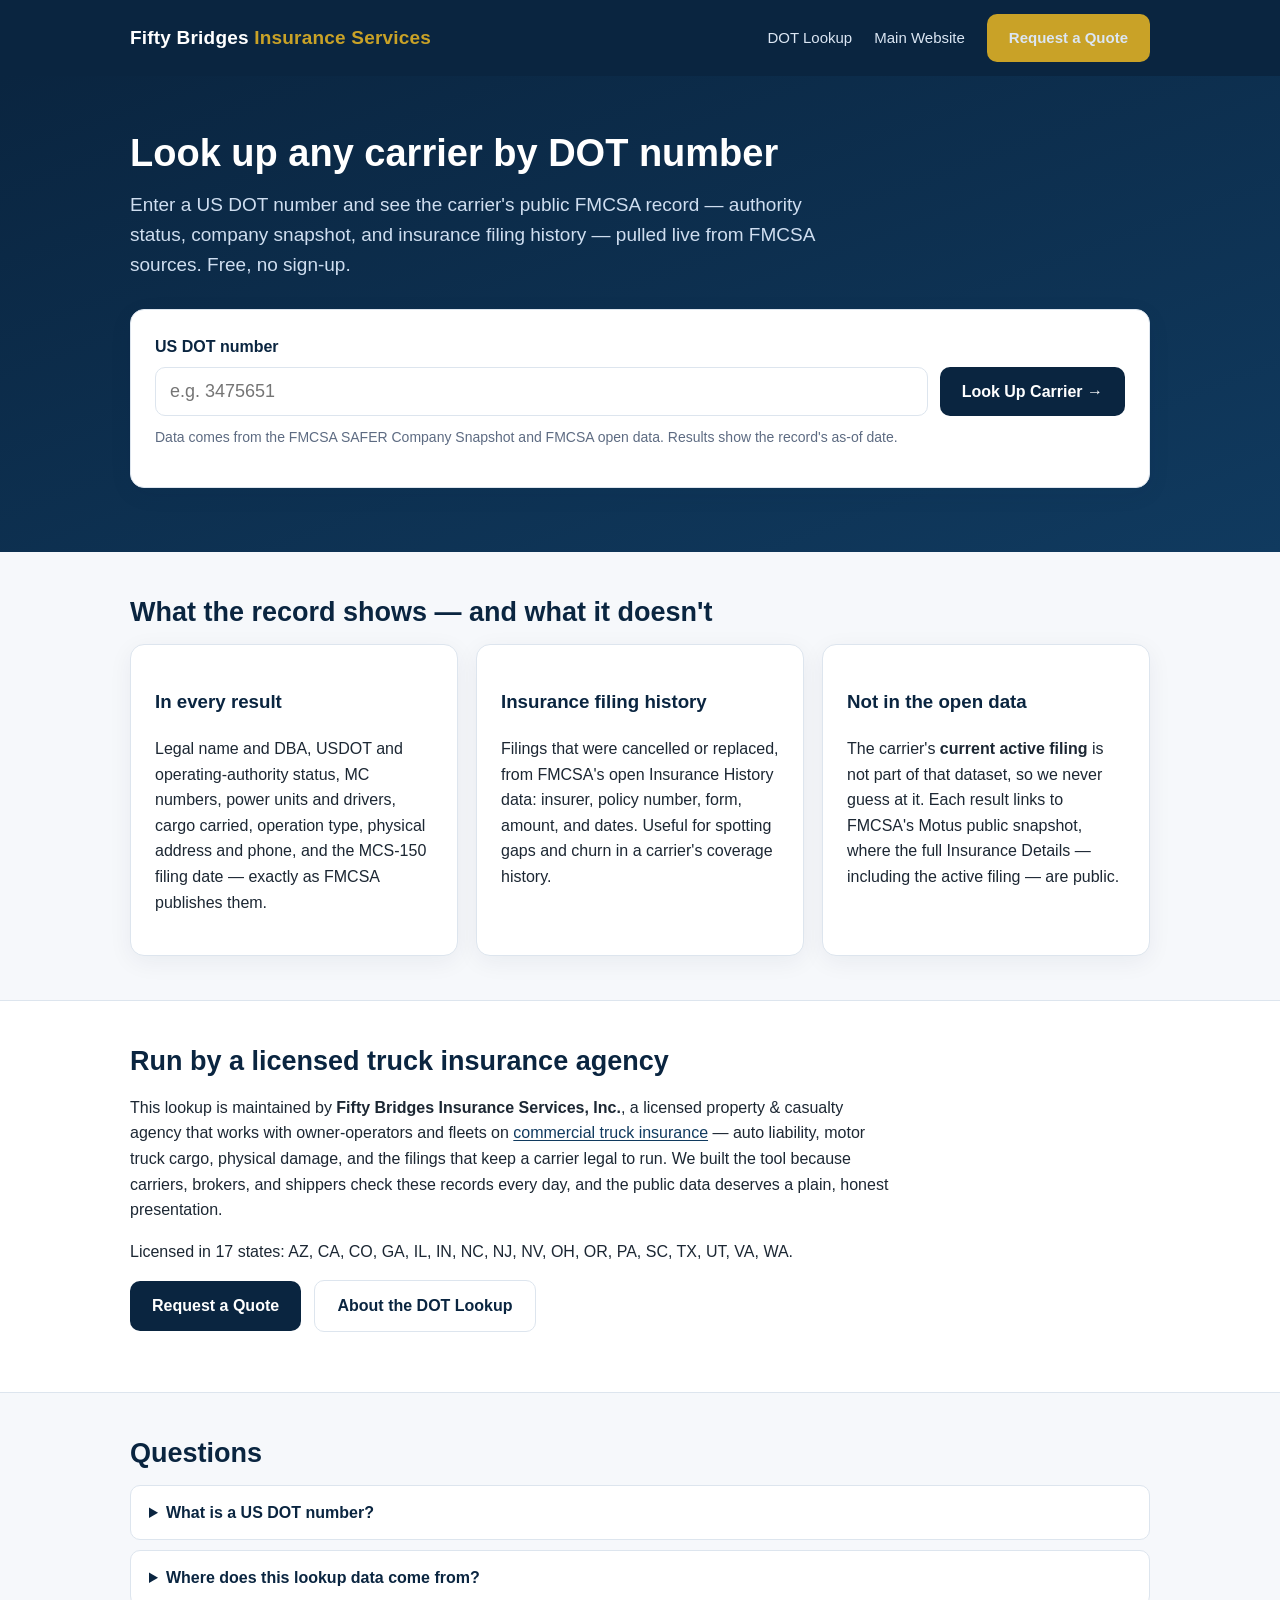
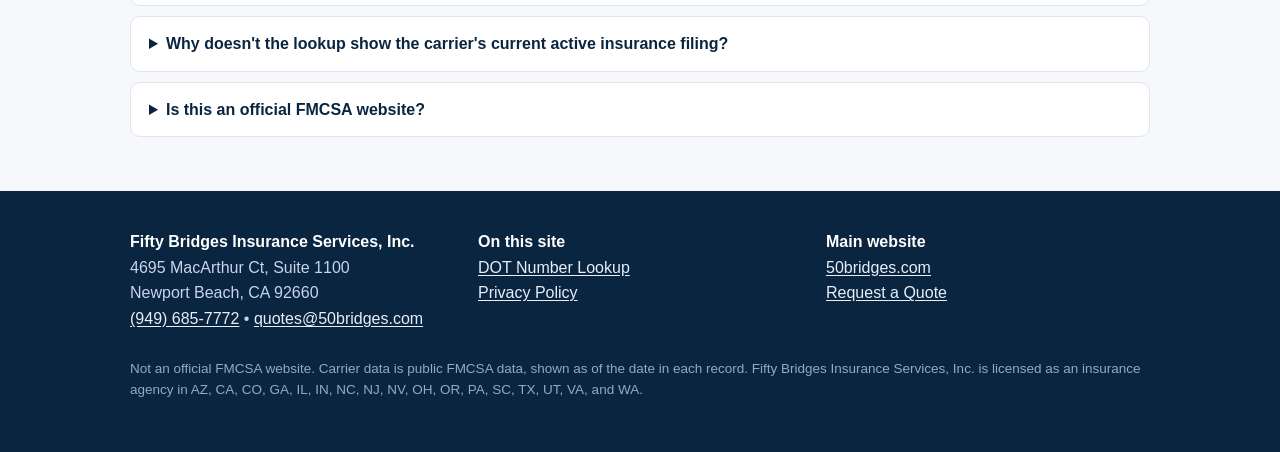
<file: index.html>
<!DOCTYPE html>
<html lang="en">
<head>
<meta charset="UTF-8">
<meta name="viewport" content="width=device-width, initial-scale=1.0">
<title>Carrier DOT Lookup &amp; Trucking Insurance Resources | Fifty Bridges Insurance Services</title>
<meta name="description" content="Free carrier lookup by US DOT number — authority status, carrier snapshot, and insurance filing history from public FMCSA records — plus practical insurance resources for trucking companies, from Fifty Bridges Insurance Services.">
<link rel="canonical" href="https://50bridgesinsuranceservices.com/">
<link rel="icon" type="image/svg+xml" href="/favicon.svg">
<link rel="stylesheet" href="/assets/styles.css">
<meta property="og:type" content="website">
<meta property="og:title" content="Carrier DOT Lookup &amp; Trucking Insurance Resources | Fifty Bridges Insurance Services">
<meta property="og:description" content="Check any carrier's public FMCSA record by DOT number — authority, snapshot, and insurance filing history — free, from Fifty Bridges Insurance Services.">
<meta property="og:url" content="https://50bridgesinsuranceservices.com/">
<meta property="og:image" content="https://50bridgesinsuranceservices.com/og-image.png">
<script type="application/ld+json">
{"@context":"https://schema.org","@type":"InsuranceAgency","name":"Fifty Bridges Insurance Services, Inc.","url":"https://50bridgesinsuranceservices.com/","email":"quotes@50bridges.com","telephone":"+1-949-685-7772","address":{"@type":"PostalAddress","streetAddress":"4695 MacArthur Ct, Suite 1100","addressLocality":"Newport Beach","addressRegion":"CA","postalCode":"92660","addressCountry":"US"},"areaServed":["AZ","CA","CO","GA","IL","IN","NC","NJ","NV","OH","OR","PA","SC","TX","UT","VA","WA"],"sameAs":["https://www.50bridges.com/"]}
</script>
<script type="application/ld+json">
{"@context":"https://schema.org","@type":"WebSite","name":"Fifty Bridges Insurance Services — Carrier Lookup & Resources","url":"https://50bridgesinsuranceservices.com/"}
</script>
<script type="application/ld+json">
{"@context":"https://schema.org","@type":"FAQPage","mainEntity":[
{"@type":"Question","name":"What is a US DOT number?","acceptedAnswer":{"@type":"Answer","text":"A US DOT number is the unique identifier the Federal Motor Carrier Safety Administration (FMCSA) assigns to a commercial motor carrier. Brokers, shippers, and insurers use it to pull up the carrier's safety, authority, and insurance records."}},
{"@type":"Question","name":"Where does this lookup data come from?","acceptedAnswer":{"@type":"Answer","text":"From FMCSA's public records: the SAFER Company Snapshot and FMCSA open data (the Company Census and Insurance History datasets). Every result shows the record's as-of date, and nothing is added or estimated — fields the source leaves blank are shown blank."}},
{"@type":"Question","name":"Why doesn't the lookup show the carrier's current active insurance filing?","acceptedAnswer":{"@type":"Answer","text":"FMCSA's open Insurance History dataset contains cancelled and replaced filings only, so that is all this page claims to show. The current active filing is in FMCSA's Motus public snapshot, under the authority's Insurance Details with 'Include History' turned on — each result links straight to it."}},
{"@type":"Question","name":"Is this an official FMCSA website?","acceptedAnswer":{"@type":"Answer","text":"No. This site is run by Fifty Bridges Insurance Services, Inc., a licensed insurance agency. The data shown is FMCSA public data; the official source is safer.fmcsa.dot.gov."}}
]}
</script>
</head>
<body>
<header class="site">
  <div class="wrap">
    <a class="brand" href="/">Fifty Bridges <span>Insurance Services</span></a>
    <nav class="main">
      <a href="/dot-lookup/">DOT Lookup</a>
      <a href="https://www.50bridges.com/" rel="noopener">Main Website</a>
      <a class="btn btn-gold" href="https://www.50bridges.com/request-a-quote/">Request a Quote</a>
    </nav>
  </div>
</header>

<div class="hero">
  <div class="wrap">
    <h1>Look up any carrier by DOT number</h1>
    <p class="lede">Enter a US DOT number and see the carrier's public FMCSA record — authority status, company snapshot, and insurance filing history — pulled live from FMCSA sources. Free, no sign-up.</p>
    <div class="card tool">
      <label for="dot">US DOT number</label>
      <div class="row">
        <input id="dot" placeholder="e.g. 3475651" inputmode="numeric" maxlength="10" autocomplete="off">
        <button class="btn btn-navy" type="button" id="lookupBtn">Look Up Carrier →</button>
      </div>
      <p class="mini" id="lookupMsg" aria-live="polite">Data comes from the FMCSA SAFER Company Snapshot and FMCSA open data. Results show the record's as-of date.</p>
      <div id="fmcsaResult"></div>
    </div>
  </div>
</div>

<section>
  <div class="wrap">
    <h2>What the record shows — and what it doesn't</h2>
    <div class="grid">
      <div class="card">
        <h3>In every result</h3>
        <p>Legal name and DBA, USDOT and operating-authority status, MC numbers, power units and drivers, cargo carried, operation type, physical address and phone, and the MCS-150 filing date — exactly as FMCSA publishes them.</p>
      </div>
      <div class="card">
        <h3>Insurance filing history</h3>
        <p>Filings that were cancelled or replaced, from FMCSA's open Insurance History data: insurer, policy number, form, amount, and dates. Useful for spotting gaps and churn in a carrier's coverage history.</p>
      </div>
      <div class="card">
        <h3>Not in the open data</h3>
        <p>The carrier's <b>current active filing</b> is not part of that dataset, so we never guess at it. Each result links to FMCSA's Motus public snapshot, where the full Insurance Details — including the active filing — are public.</p>
      </div>
    </div>
  </div>
</section>

<section class="alt">
  <div class="wrap">
    <h2>Run by a licensed truck insurance agency</h2>
    <p style="max-width:760px">This lookup is maintained by <b>Fifty Bridges Insurance Services, Inc.</b>, a licensed property &amp; casualty agency that works with owner-operators and fleets on <a href="https://www.50bridges.com/commercial-truck-insurance/">commercial truck insurance</a> — auto liability, motor truck cargo, physical damage, and the filings that keep a carrier legal to run. We built the tool because carriers, brokers, and shippers check these records every day, and the public data deserves a plain, honest presentation.</p>
    <p style="max-width:760px">Licensed in 17 states: AZ, CA, CO, GA, IL, IN, NC, NJ, NV, OH, OR, PA, SC, TX, UT, VA, WA.</p>
    <p><a class="btn btn-navy" href="https://www.50bridges.com/request-a-quote/">Request a Quote</a> &nbsp; <a class="btn btn-ghost" href="/dot-lookup/">About the DOT Lookup</a></p>
  </div>
</section>

<section>
  <div class="wrap faq">
    <h2>Questions</h2>
    <details><summary>What is a US DOT number?</summary><p>A US DOT number is the unique identifier the Federal Motor Carrier Safety Administration (FMCSA) assigns to a commercial motor carrier. Brokers, shippers, and insurers use it to pull up the carrier's safety, authority, and insurance records.</p></details>
    <details><summary>Where does this lookup data come from?</summary><p>From FMCSA's public records: the SAFER Company Snapshot and FMCSA open data (the Company Census and Insurance History datasets). Every result shows the record's as-of date, and nothing is added or estimated — fields the source leaves blank are shown blank.</p></details>
    <details><summary>Why doesn't the lookup show the carrier's current active insurance filing?</summary><p>FMCSA's open Insurance History dataset contains cancelled and replaced filings only, so that is all this page claims to show. The current active filing is in FMCSA's Motus public snapshot, under the authority's Insurance Details with "Include History" turned on — each result links straight to it.</p></details>
    <details><summary>Is this an official FMCSA website?</summary><p>No. This site is run by Fifty Bridges Insurance Services, Inc., a licensed insurance agency. The data shown is FMCSA public data; the official source is <a href="https://safer.fmcsa.dot.gov/" target="_blank" rel="noopener">safer.fmcsa.dot.gov</a>.</p></details>
  </div>
</section>

<footer class="site">
  <div class="wrap">
    <div class="cols">
      <div>
        <b style="color:#fff">Fifty Bridges Insurance Services, Inc.</b><br>
        4695 MacArthur Ct, Suite 1100<br>Newport Beach, CA 92660<br>
        <a href="tel:+19496857772">(949) 685-7772</a> • <a href="mailto:quotes@50bridges.com">quotes@50bridges.com</a>
      </div>
      <div>
        <b style="color:#fff">On this site</b><br>
        <a href="/dot-lookup/">DOT Number Lookup</a><br>
        <a href="/privacy-policy/">Privacy Policy</a>
      </div>
      <div>
        <b style="color:#fff">Main website</b><br>
        <a href="https://www.50bridges.com/">50bridges.com</a><br>
        <a href="https://www.50bridges.com/request-a-quote/">Request a Quote</a>
      </div>
    </div>
    <p class="small" style="margin-top:26px">Not an official FMCSA website. Carrier data is public FMCSA data, shown as of the date in each record. Fifty Bridges Insurance Services, Inc. is licensed as an insurance agency in AZ, CA, CO, GA, IL, IN, NC, NJ, NV, OH, OR, PA, SC, TX, UT, VA, and WA.</p>
  </div>
</footer>
<script src="/assets/lookup.js"></script>
</body>
</html>
</file>
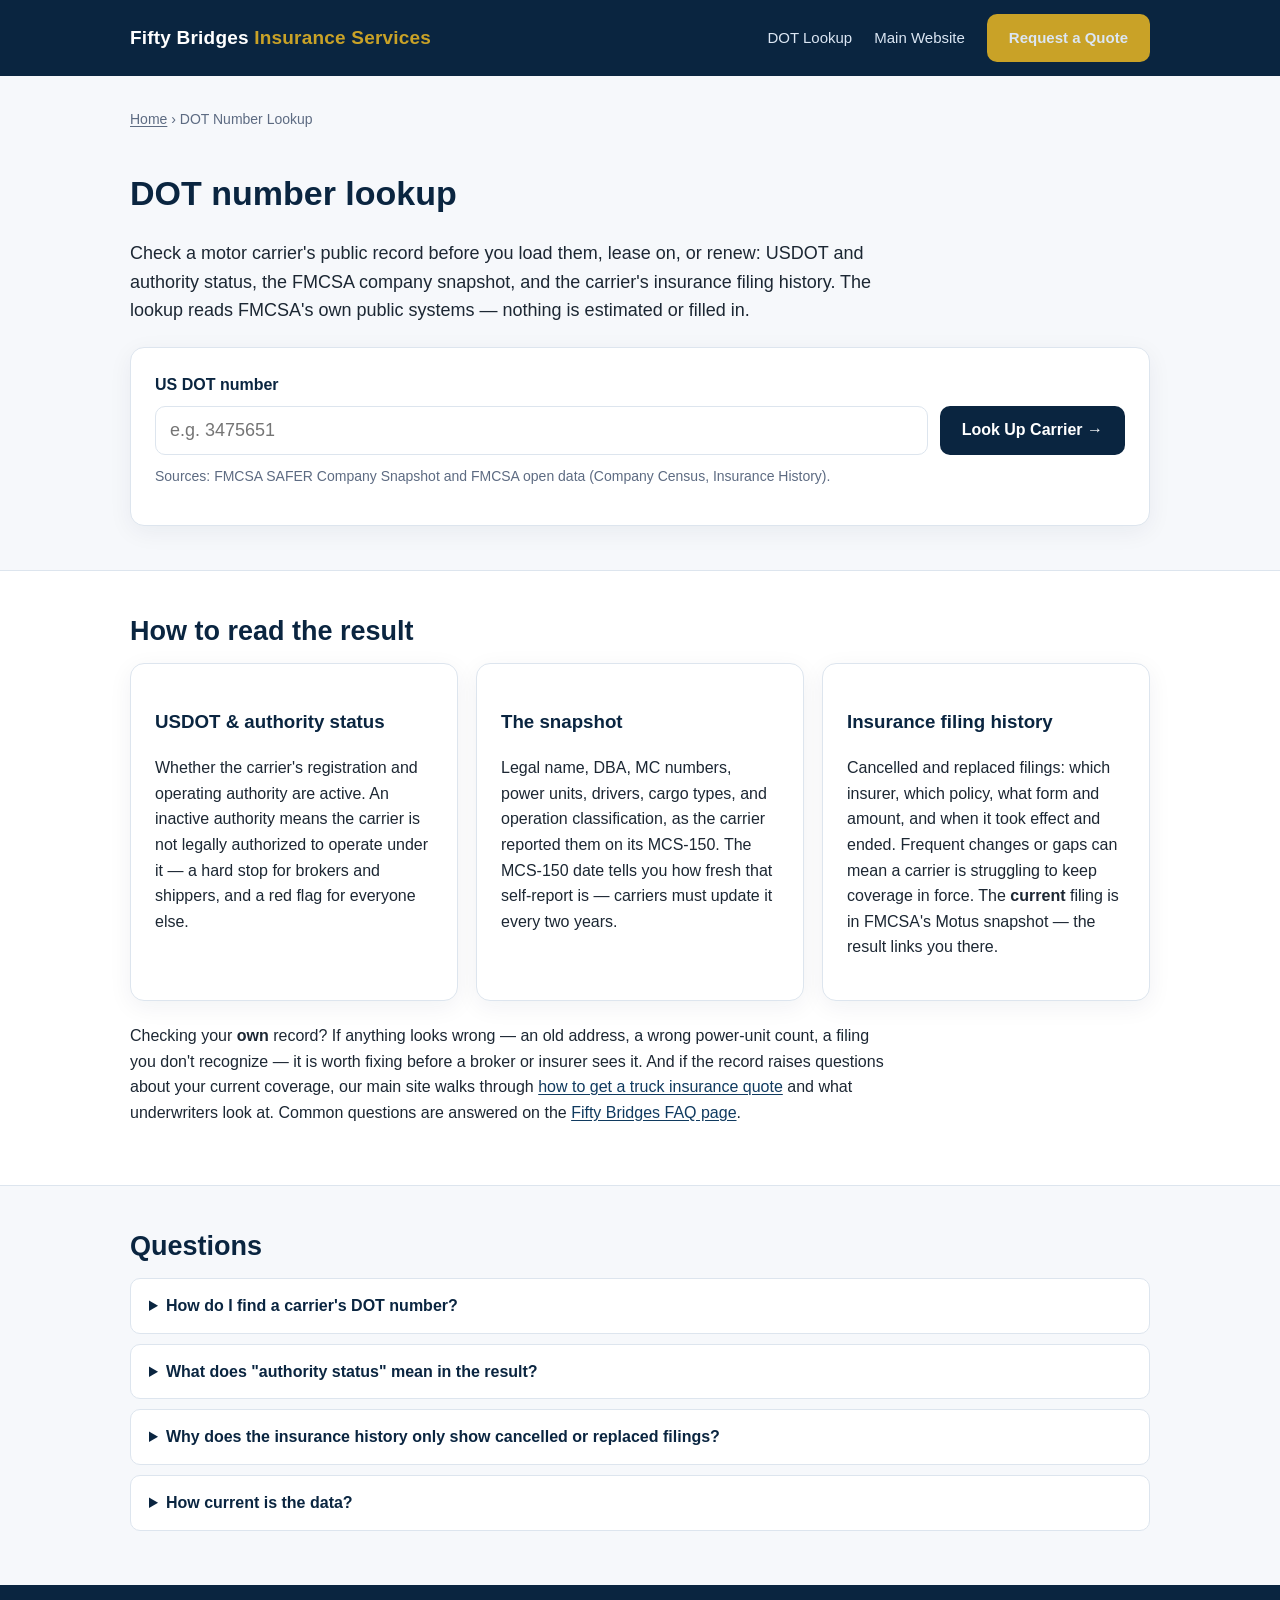
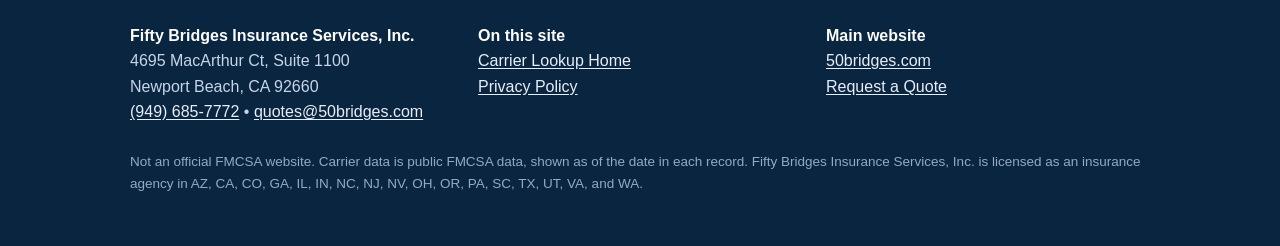
<file: dot-lookup/index.html>
<!DOCTYPE html>
<html lang="en">
<head>
<meta charset="UTF-8">
<meta name="viewport" content="width=device-width, initial-scale=1.0">
<title>DOT Number Lookup — Check a Carrier's Authority &amp; Insurance Filing History | Fifty Bridges</title>
<meta name="description" content="Free DOT number lookup: check a motor carrier's USDOT status, operating authority, company snapshot, and insurance filing history from public FMCSA SAFER and open-data records.">
<link rel="canonical" href="https://50bridgesinsuranceservices.com/dot-lookup/">
<link rel="icon" type="image/svg+xml" href="/favicon.svg">
<link rel="stylesheet" href="/assets/styles.css">
<meta property="og:type" content="website">
<meta property="og:title" content="DOT Number Lookup — Carrier Authority &amp; Insurance Filing History">
<meta property="og:description" content="Enter a US DOT number and see the carrier's public FMCSA record: authority status, snapshot, and insurance filing history.">
<meta property="og:url" content="https://50bridgesinsuranceservices.com/dot-lookup/">
<meta property="og:image" content="https://50bridgesinsuranceservices.com/og-image.png">
<script type="application/ld+json">
{"@context":"https://schema.org","@type":"BreadcrumbList","itemListElement":[{"@type":"ListItem","position":1,"name":"Home","item":"https://50bridgesinsuranceservices.com/"},{"@type":"ListItem","position":2,"name":"DOT Number Lookup","item":"https://50bridgesinsuranceservices.com/dot-lookup/"}]}
</script>
<script type="application/ld+json">
{"@context":"https://schema.org","@type":"FAQPage","mainEntity":[
{"@type":"Question","name":"How do I find a carrier's DOT number?","acceptedAnswer":{"@type":"Answer","text":"The DOT number appears on the carrier's insurance filings, rate confirmations, and the side of the truck itself. If you know the company name instead, search the FMCSA SAFER system by company name to find the number first."}},
{"@type":"Question","name":"What does 'authority status' mean in the result?","acceptedAnswer":{"@type":"Answer","text":"It shows whether the carrier's federal operating authority (for example, Motor Carrier of Property) is active. A carrier whose authority is not active is not legally authorized to haul freight under that authority."}},
{"@type":"Question","name":"Why does the insurance history only show cancelled or replaced filings?","acceptedAnswer":{"@type":"Answer","text":"Because that is what FMCSA publishes as open data. The Insurance History dataset covers filings that were cancelled or replaced. The current active filing is public in FMCSA's Motus snapshot, under Insurance Details with 'Include History' on — every result here links to it."}},
{"@type":"Question","name":"How current is the data?","acceptedAnswer":{"@type":"Answer","text":"The lookup fetches FMCSA records live and shows the record's as-of date. FMCSA data itself updates on the agency's schedule, so a very recent change — a filing made today, for example — may not appear yet."}}
]}
</script>
</head>
<body>
<header class="site">
  <div class="wrap">
    <a class="brand" href="/">Fifty Bridges <span>Insurance Services</span></a>
    <nav class="main">
      <a href="/dot-lookup/">DOT Lookup</a>
      <a href="https://www.50bridges.com/" rel="noopener">Main Website</a>
      <a class="btn btn-gold" href="https://www.50bridges.com/request-a-quote/">Request a Quote</a>
    </nav>
  </div>
</header>

<div class="wrap"><p class="crumbs"><a href="/">Home</a> › DOT Number Lookup</p></div>

<section style="padding-top:22px">
  <div class="wrap">
    <h1 style="color:var(--navy);font-size:34px;margin:0 0 12px">DOT number lookup</h1>
    <p style="max-width:760px;font-size:18px">Check a motor carrier's public record before you load them, lease on, or renew: USDOT and authority status, the FMCSA company snapshot, and the carrier's insurance filing history. The lookup reads FMCSA's own public systems — nothing is estimated or filled in.</p>
    <div class="card tool" style="margin-top:22px">
      <label for="dot">US DOT number</label>
      <div class="row">
        <input id="dot" placeholder="e.g. 3475651" inputmode="numeric" maxlength="10" autocomplete="off">
        <button class="btn btn-navy" type="button" id="lookupBtn">Look Up Carrier →</button>
      </div>
      <p class="mini" id="lookupMsg" aria-live="polite">Sources: FMCSA SAFER Company Snapshot and FMCSA open data (Company Census, Insurance History).</p>
      <div id="fmcsaResult"></div>
    </div>
  </div>
</section>

<section class="alt">
  <div class="wrap">
    <h2>How to read the result</h2>
    <div class="grid">
      <div class="card"><h3>USDOT &amp; authority status</h3><p>Whether the carrier's registration and operating authority are active. An inactive authority means the carrier is not legally authorized to operate under it — a hard stop for brokers and shippers, and a red flag for everyone else.</p></div>
      <div class="card"><h3>The snapshot</h3><p>Legal name, DBA, MC numbers, power units, drivers, cargo types, and operation classification, as the carrier reported them on its MCS-150. The MCS-150 date tells you how fresh that self-report is — carriers must update it every two years.</p></div>
      <div class="card"><h3>Insurance filing history</h3><p>Cancelled and replaced filings: which insurer, which policy, what form and amount, and when it took effect and ended. Frequent changes or gaps can mean a carrier is struggling to keep coverage in force. The <b>current</b> filing is in FMCSA's Motus snapshot — the result links you there.</p></div>
    </div>
    <p style="max-width:760px;margin-top:22px">Checking your <b>own</b> record? If anything looks wrong — an old address, a wrong power-unit count, a filing you don't recognize — it is worth fixing before a broker or insurer sees it. And if the record raises questions about your current coverage, our main site walks through <a href="https://www.50bridges.com/how-to-get-a-truck-insurance-quote/">how to get a truck insurance quote</a> and what underwriters look at. Common questions are answered on the <a href="https://www.50bridges.com/faq/">Fifty Bridges FAQ page</a>.</p>
  </div>
</section>

<section>
  <div class="wrap faq">
    <h2>Questions</h2>
    <details><summary>How do I find a carrier's DOT number?</summary><p>The DOT number appears on the carrier's insurance filings, rate confirmations, and the side of the truck itself. If you know the company name instead, search the FMCSA SAFER system by company name to find the number first.</p></details>
    <details><summary>What does "authority status" mean in the result?</summary><p>It shows whether the carrier's federal operating authority (for example, Motor Carrier of Property) is active. A carrier whose authority is not active is not legally authorized to haul freight under that authority.</p></details>
    <details><summary>Why does the insurance history only show cancelled or replaced filings?</summary><p>Because that is what FMCSA publishes as open data. The Insurance History dataset covers filings that were cancelled or replaced. The current active filing is public in FMCSA's Motus snapshot, under Insurance Details with "Include History" on — every result here links to it.</p></details>
    <details><summary>How current is the data?</summary><p>The lookup fetches FMCSA records live and shows the record's as-of date. FMCSA data itself updates on the agency's schedule, so a very recent change — a filing made today, for example — may not appear yet.</p></details>
  </div>
</section>

<footer class="site">
  <div class="wrap">
    <div class="cols">
      <div>
        <b style="color:#fff">Fifty Bridges Insurance Services, Inc.</b><br>
        4695 MacArthur Ct, Suite 1100<br>Newport Beach, CA 92660<br>
        <a href="tel:+19496857772">(949) 685-7772</a> • <a href="mailto:quotes@50bridges.com">quotes@50bridges.com</a>
      </div>
      <div>
        <b style="color:#fff">On this site</b><br>
        <a href="/">Carrier Lookup Home</a><br>
        <a href="/privacy-policy/">Privacy Policy</a>
      </div>
      <div>
        <b style="color:#fff">Main website</b><br>
        <a href="https://www.50bridges.com/">50bridges.com</a><br>
        <a href="https://www.50bridges.com/request-a-quote/">Request a Quote</a>
      </div>
    </div>
    <p class="small" style="margin-top:26px">Not an official FMCSA website. Carrier data is public FMCSA data, shown as of the date in each record. Fifty Bridges Insurance Services, Inc. is licensed as an insurance agency in AZ, CA, CO, GA, IL, IN, NC, NJ, NV, OH, OR, PA, SC, TX, UT, VA, and WA.</p>
  </div>
</footer>
<script src="/assets/lookup.js"></script>
</body>
</html>
</file>
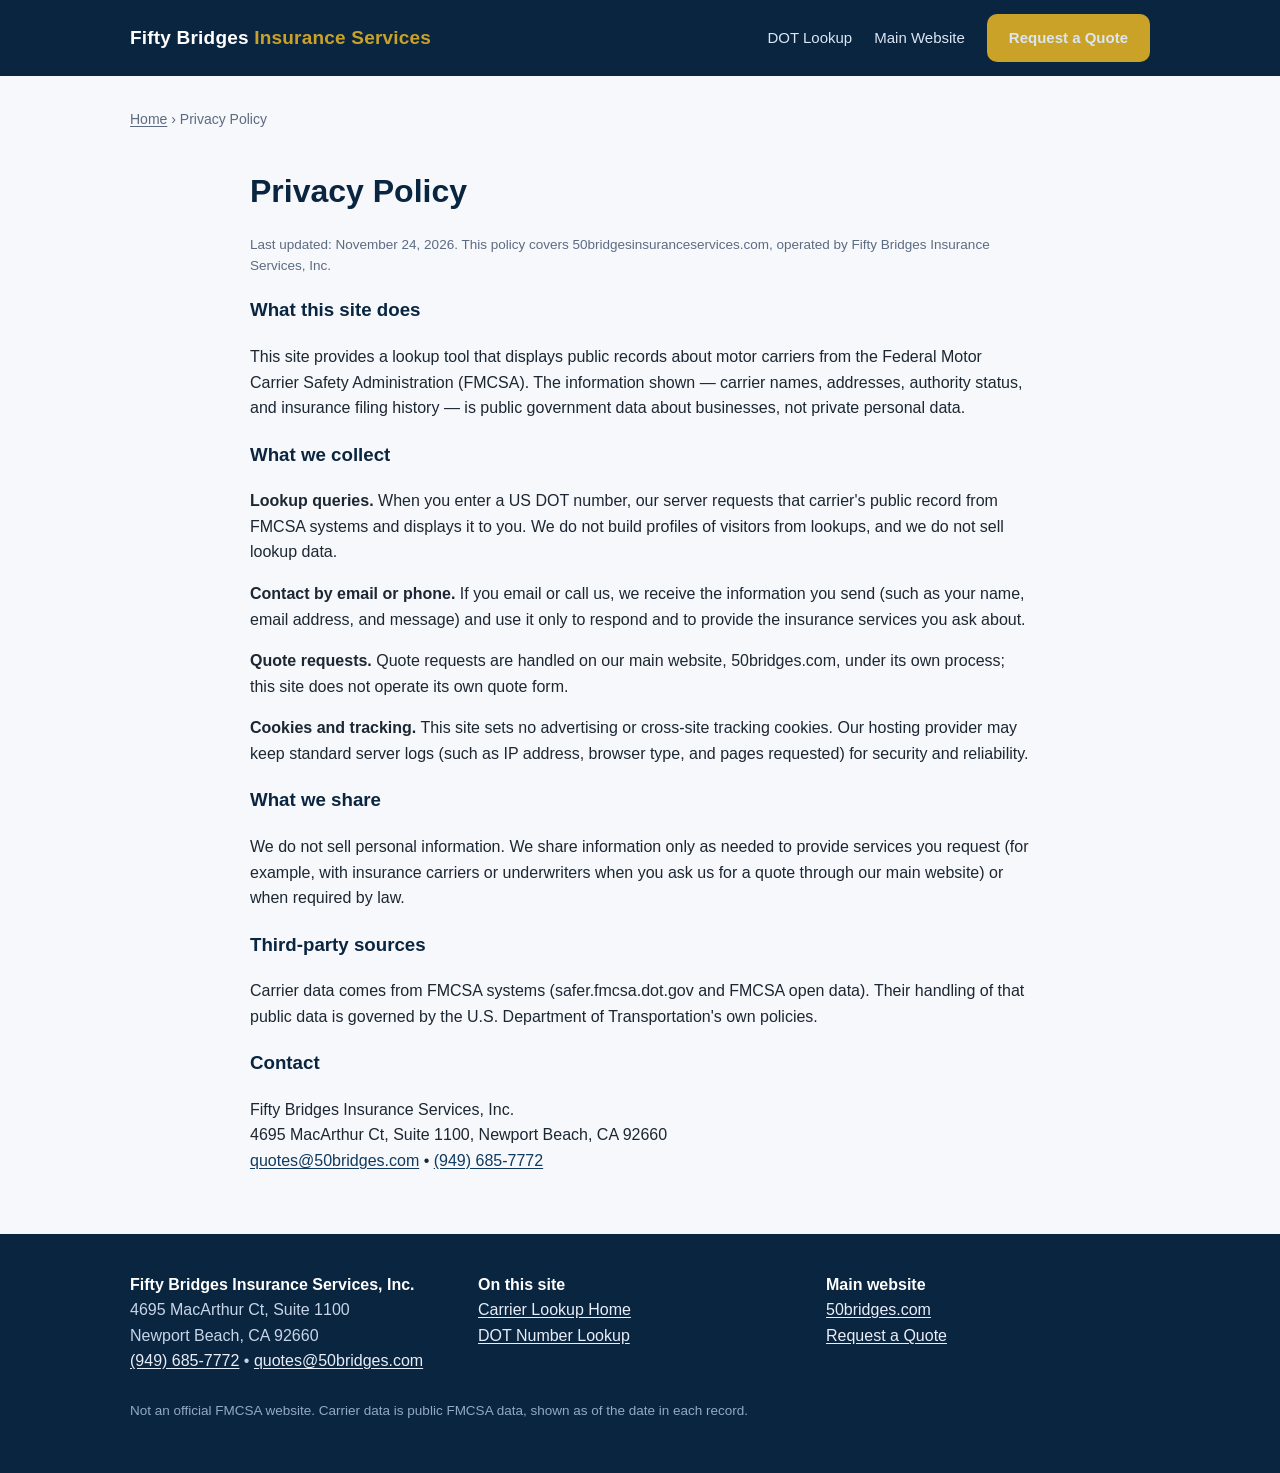
<file: privacy-policy/index.html>
<!DOCTYPE html>
<html lang="en">
<head>
<meta charset="UTF-8">
<meta name="viewport" content="width=device-width, initial-scale=1.0">
<title>Privacy Policy | Fifty Bridges Insurance Services</title>
<meta name="description" content="Privacy policy for 50bridgesinsuranceservices.com — what the carrier lookup processes, what we collect, and how to reach us.">
<link rel="canonical" href="https://50bridgesinsuranceservices.com/privacy-policy/">
<link rel="icon" type="image/svg+xml" href="/favicon.svg">
<link rel="stylesheet" href="/assets/styles.css">
<meta property="og:type" content="website">
<meta property="og:title" content="Privacy Policy | Fifty Bridges Insurance Services">
<meta property="og:url" content="https://50bridgesinsuranceservices.com/privacy-policy/">
</head>
<body>
<header class="site">
  <div class="wrap">
    <a class="brand" href="/">Fifty Bridges <span>Insurance Services</span></a>
    <nav class="main">
      <a href="/dot-lookup/">DOT Lookup</a>
      <a href="https://www.50bridges.com/" rel="noopener">Main Website</a>
      <a class="btn btn-gold" href="https://www.50bridges.com/request-a-quote/">Request a Quote</a>
    </nav>
  </div>
</header>

<div class="wrap"><p class="crumbs"><a href="/">Home</a> › Privacy Policy</p></div>

<section style="padding-top:22px">
  <div class="wrap" style="max-width:820px">
    <h1 style="color:var(--navy);font-size:32px;margin:0 0 16px">Privacy Policy</h1>
    <p class="small">Last updated: November 24, 2026. This policy covers 50bridgesinsuranceservices.com, operated by Fifty Bridges Insurance Services, Inc.</p>

    <h3>What this site does</h3>
    <p>This site provides a lookup tool that displays public records about motor carriers from the Federal Motor Carrier Safety Administration (FMCSA). The information shown — carrier names, addresses, authority status, and insurance filing history — is public government data about businesses, not private personal data.</p>

    <h3>What we collect</h3>
    <p><b>Lookup queries.</b> When you enter a US DOT number, our server requests that carrier's public record from FMCSA systems and displays it to you. We do not build profiles of visitors from lookups, and we do not sell lookup data.</p>
    <p><b>Contact by email or phone.</b> If you email or call us, we receive the information you send (such as your name, email address, and message) and use it only to respond and to provide the insurance services you ask about.</p>
    <p><b>Quote requests.</b> Quote requests are handled on our main website, 50bridges.com, under its own process; this site does not operate its own quote form.</p>
    <p><b>Cookies and tracking.</b> This site sets no advertising or cross-site tracking cookies. Our hosting provider may keep standard server logs (such as IP address, browser type, and pages requested) for security and reliability.</p>

    <h3>What we share</h3>
    <p>We do not sell personal information. We share information only as needed to provide services you request (for example, with insurance carriers or underwriters when you ask us for a quote through our main website) or when required by law.</p>

    <h3>Third-party sources</h3>
    <p>Carrier data comes from FMCSA systems (safer.fmcsa.dot.gov and FMCSA open data). Their handling of that public data is governed by the U.S. Department of Transportation's own policies.</p>

    <h3>Contact</h3>
    <p>Fifty Bridges Insurance Services, Inc.<br>
    4695 MacArthur Ct, Suite 1100, Newport Beach, CA 92660<br>
    <a href="mailto:quotes@50bridges.com">quotes@50bridges.com</a> • <a href="tel:+19496857772">(949) 685-7772</a></p>
  </div>
</section>

<footer class="site">
  <div class="wrap">
    <div class="cols">
      <div>
        <b style="color:#fff">Fifty Bridges Insurance Services, Inc.</b><br>
        4695 MacArthur Ct, Suite 1100<br>Newport Beach, CA 92660<br>
        <a href="tel:+19496857772">(949) 685-7772</a> • <a href="mailto:quotes@50bridges.com">quotes@50bridges.com</a>
      </div>
      <div>
        <b style="color:#fff">On this site</b><br>
        <a href="/">Carrier Lookup Home</a><br>
        <a href="/dot-lookup/">DOT Number Lookup</a>
      </div>
      <div>
        <b style="color:#fff">Main website</b><br>
        <a href="https://www.50bridges.com/">50bridges.com</a><br>
        <a href="https://www.50bridges.com/request-a-quote/">Request a Quote</a>
      </div>
    </div>
    <p class="small" style="margin-top:26px">Not an official FMCSA website. Carrier data is public FMCSA data, shown as of the date in each record.</p>
  </div>
</footer>
</body>
</html>
</file>
<file: assets/styles.css>
:root{
  --navy:#0a2540; --navy2:#103a5f; --gold:#c9a227; --ink:#1c2733; --muted:#5d6b82;
  --line:#dde5ee; --bg:#f6f8fb; --card:#ffffff; --ok:#0f6b5e; --radius:14px;
}
*{box-sizing:border-box}
html{scroll-behavior:smooth}
body{margin:0;font-family:-apple-system,BlinkMacSystemFont,"Segoe UI",Roboto,Helvetica,Arial,sans-serif;color:var(--ink);background:var(--bg);line-height:1.6}
a{color:var(--navy2);text-decoration:underline;text-underline-offset:2px}
a:hover{color:var(--navy)}
.wrap{max-width:1060px;margin:0 auto;padding:0 20px}
header.site{background:var(--navy);color:#fff}
header.site .wrap{display:flex;align-items:center;justify-content:space-between;padding-top:14px;padding-bottom:14px;gap:16px;flex-wrap:wrap}
.brand{color:#fff;text-decoration:none;font-weight:800;font-size:19px;letter-spacing:.2px}
.brand span{color:var(--gold)}
nav.main{display:flex;gap:22px;align-items:center;flex-wrap:wrap}
nav.main a{color:#dbe6f3;text-decoration:none;font-size:15px}
nav.main a:hover{color:#fff}
.btn{display:inline-block;border:0;border-radius:10px;padding:12px 22px;font-size:16px;font-weight:700;cursor:pointer;text-decoration:none}
.btn-gold{background:var(--gold);color:#231a00}
.btn-gold:hover{background:#dcb63a;color:#231a00}
.btn-navy{background:var(--navy);color:#fff}
.btn-navy:hover{background:var(--navy2);color:#fff}
.btn-ghost{background:#fff;color:var(--navy);border:1px solid var(--line)}
.hero{background:linear-gradient(160deg,var(--navy) 0%,var(--navy2) 100%);color:#fff;padding:56px 0 64px}
.hero h1{font-size:38px;line-height:1.15;margin:0 0 14px}
.hero p.lede{font-size:19px;color:#cfdef0;max-width:720px;margin:0 0 28px}
.card{background:var(--card);border:1px solid var(--line);border-radius:var(--radius);padding:24px;box-shadow:0 6px 24px rgba(10,37,64,.06)}
.tool label{font-weight:700;display:block;margin-bottom:8px;color:var(--navy)}
.tool .row{display:flex;gap:12px;flex-wrap:wrap}
.tool input{flex:1 1 240px;font-size:18px;padding:13px 14px;border:1px solid var(--line);border-radius:10px}
.tool .mini{color:var(--muted);font-size:14px;margin-top:10px}
.tool{color:var(--ink)}
#fmcsaResult{display:none;border:1px solid var(--line);border-radius:12px;padding:18px;margin-top:16px;background:#f8fafc;font-size:15px;color:var(--ink)}
#fmcsaResult h3{margin:0 0 8px;color:var(--navy);font-size:18px}
section{padding:44px 0}
section.alt{background:#fff;border-top:1px solid var(--line);border-bottom:1px solid var(--line)}
h2{color:var(--navy);font-size:27px;margin:0 0 14px;line-height:1.25}
h3{color:var(--navy)}
.grid{display:grid;grid-template-columns:repeat(auto-fit,minmax(280px,1fr));gap:18px}
.kv{display:grid;grid-template-columns:repeat(auto-fit,minmax(210px,1fr));gap:12px}
.kv div{background:#fff;border:1px solid var(--line);border-radius:10px;padding:12px 14px}
.kv b{display:block;color:var(--muted);font-size:12.5px;text-transform:uppercase;letter-spacing:.4px;margin-bottom:3px}
.faq details{background:#fff;border:1px solid var(--line);border-radius:10px;padding:14px 18px;margin-bottom:10px}
.faq summary{font-weight:700;color:var(--navy);cursor:pointer}
footer.site{background:var(--navy);color:#c7d5e8;padding:38px 0;margin-top:0}
footer.site a{color:#e8eef7}
footer.site .cols{display:grid;grid-template-columns:repeat(auto-fit,minmax(240px,1fr));gap:24px}
.small{font-size:13.5px;color:var(--muted)}
footer.site .small{color:#93a9c4}
.crumbs{font-size:14px;color:var(--muted);padding:18px 0 0}
.crumbs a{color:var(--muted)}
@media (max-width:640px){.hero h1{font-size:30px}.hero{padding:40px 0 48px}}
</file>
